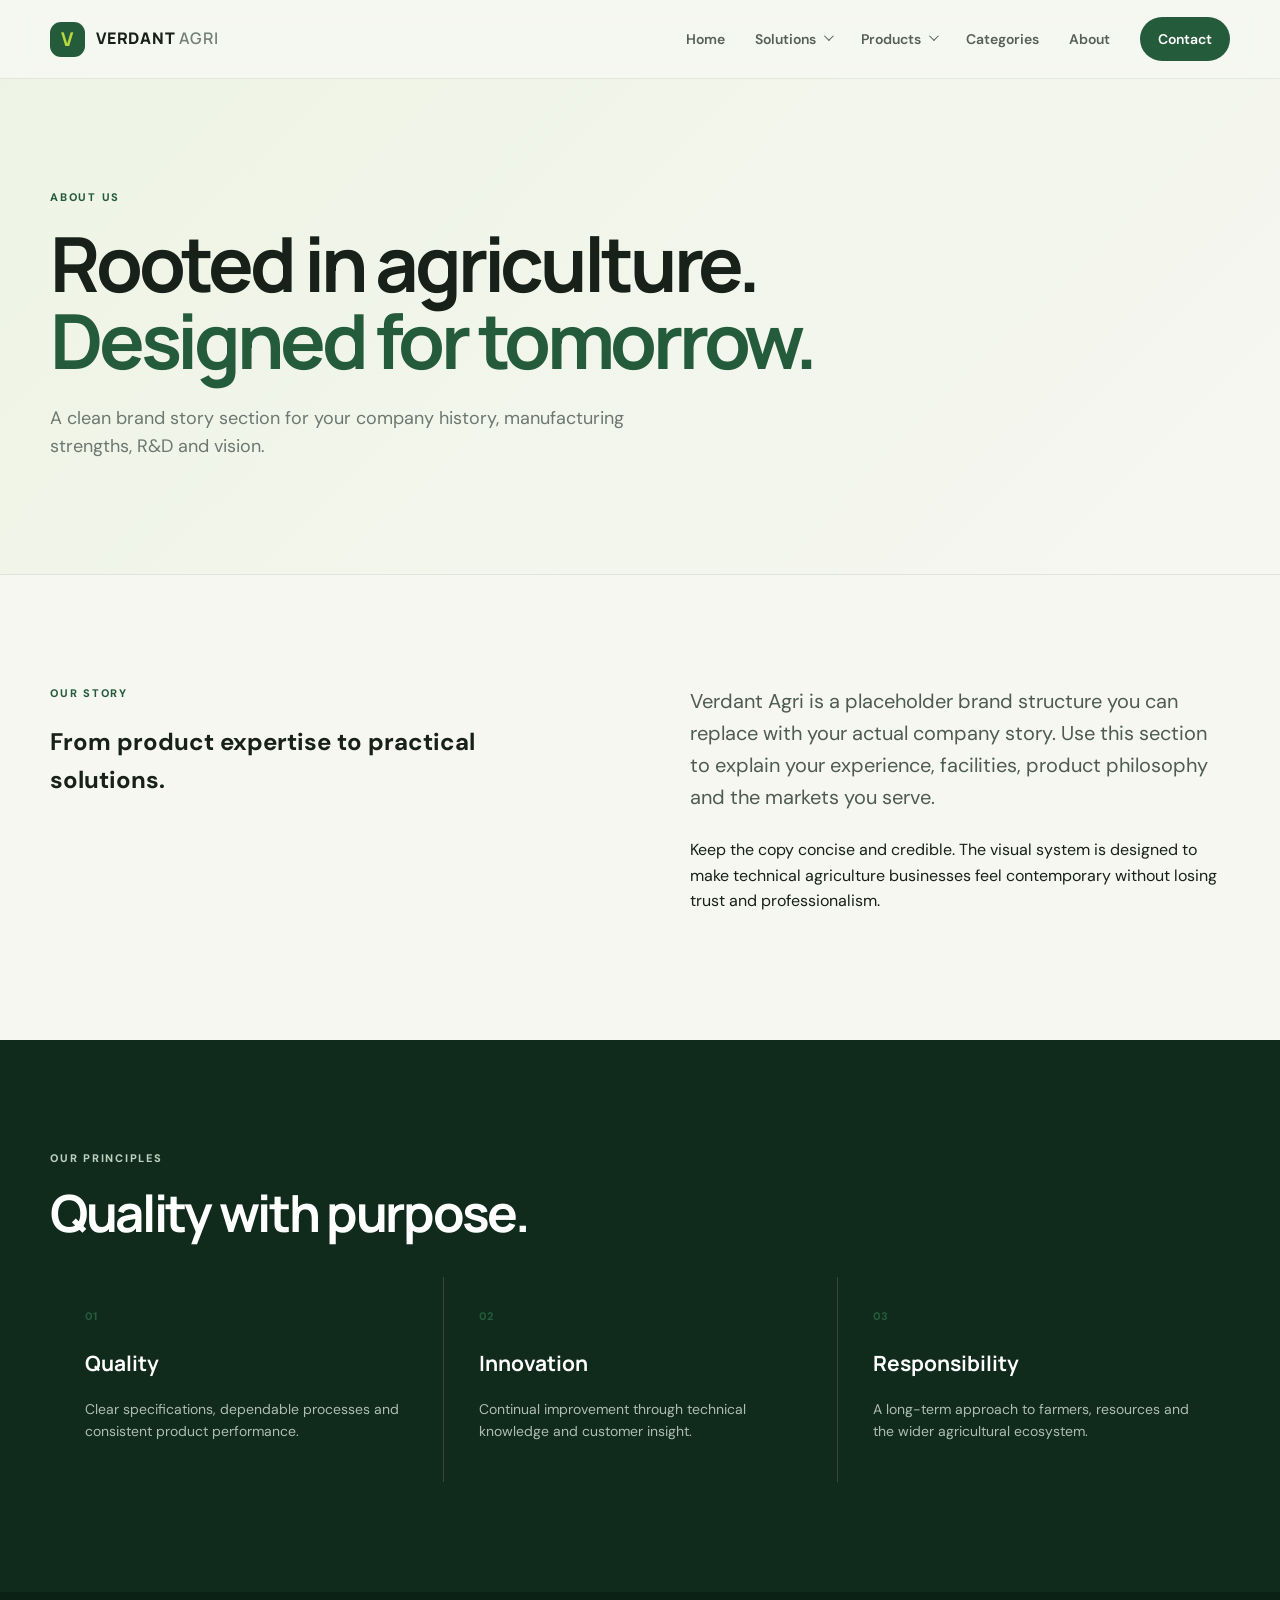
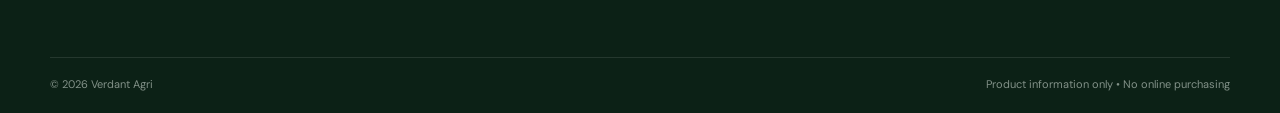
<file: about.html>
<!doctype html><html lang="en"><head><meta charset="utf-8"><meta name="viewport" content="width=device-width,initial-scale=1"><title>About — Verdant Agri</title><link rel="preconnect" href="https://fonts.googleapis.com"><link rel="preconnect" href="https://fonts.gstatic.com" crossorigin><link href="https://fonts.googleapis.com/css2?family=DM+Sans:wght@400;500;600;700&family=Manrope:wght@600;700;800&display=swap" rel="stylesheet"><link rel="stylesheet" href="css/style.css"></head><body><header class="site-header"><div class="container nav-wrap">
<a class="brand" href="index.html"><span class="brand-mark">V</span><span>VERDANT<span class="brand-light">AGRI</span></span></a>
<button class="nav-toggle" aria-label="Toggle menu" aria-expanded="false">☰</button>
<nav class="nav">
<a href="index.html">Home</a>
<div class="nav-dropdown"><button class="nav-dropdown-toggle" type="button">Solutions <span class="nav-chevron" aria-hidden="true"></span></button><div class="dropdown-menu"><a href="products.html?category=crop-protection"><b>Crop Protection</b><small>Insecticides, fungicides & herbicides</small></a><a href="products.html?category=plant-nutrition"><b>Plant Nutrition</b><small>Macro, micro & specialty nutrients</small></a><a href="products.html?category=biologicals"><b>Biologicals</b><small>Bio-stimulants & microbial solutions</small></a></div></div>
<div class="nav-mega"><button class="nav-dropdown-toggle" type="button">Products <span class="nav-chevron" aria-hidden="true"></span></button><div class="mega-menu"><div class="mega-intro"><span class="eyebrow">PRODUCT RANGE</span><h3>Solutions for every crop stage.</h3><p>Explore our technical product portfolio by category.</p><a href="products.html" class="arrow-link">View all products ↗</a></div><div class="mega-items"><a href="products.html?category=crop-protection"><div class="mega-image" style="background-image:url('https://images.unsplash.com/photo-1625246333195-78d9c38ad449?auto=format&fit=crop&w=700&q=80')"></div><b>Crop Protection</b><small>Protect crop potential</small></a><a href="products.html?category=plant-nutrition"><div class="mega-image" style="background-image:url('https://images.unsplash.com/photo-1592982537447-6f7a2c6e7f12?auto=format&fit=crop&w=700&q=80')"></div><b>Plant Nutrition</b><small>Build stronger growth</small></a><a href="products.html?category=biologicals"><div class="mega-image" style="background-image:url('https://images.unsplash.com/photo-1492496913980-501348b61469?auto=format&fit=crop&w=700&q=80')"></div><b>Biologicals</b><small>Grow responsibly</small></a></div></div></div>
<a href="categories.html">Categories</a><a href="about.html">About</a><a href="contact.html" class="nav-cta">Contact</a>
</nav></div></header><main><section class="page-hero"><div class="container"><div class="eyebrow">ABOUT US</div><h1>Rooted in agriculture.<br><em>Designed for tomorrow.</em></h1><p>A clean brand story section for your company history, manufacturing strengths, R&D and vision.</p></div></section><section class="section"><div class="container split about-intro"><div><div class="eyebrow">OUR STORY</div><h2>From product expertise to <span>practical solutions.</span></h2></div><div><p class="lead">Verdant Agri is a placeholder brand structure you can replace with your actual company story. Use this section to explain your experience, facilities, product philosophy and the markets you serve.</p><p>Keep the copy concise and credible. The visual system is designed to make technical agriculture businesses feel contemporary without losing trust and professionalism.</p></div></div></section><section class="section dark-section"><div class="container"><div class="section-head"><div><div class="eyebrow light">OUR PRINCIPLES</div><h2>Quality with purpose.</h2></div></div><div class="value-grid"><div class="value"><span>01</span><h3>Quality</h3><p>Clear specifications, dependable processes and consistent product performance.</p></div><div class="value"><span>02</span><h3>Innovation</h3><p>Continual improvement through technical knowledge and customer insight.</p></div><div class="value"><span>03</span><h3>Responsibility</h3><p>A long-term approach to farmers, resources and the wider agricultural ecosystem.</p></div></div></div></section></main><footer class="footer"><div class="container footer-bottom"><span>© 2026 Verdant Agri</span><span>Product information only • No online purchasing</span></div></footer><script src="js/app.js"></script></body></html>
</file>
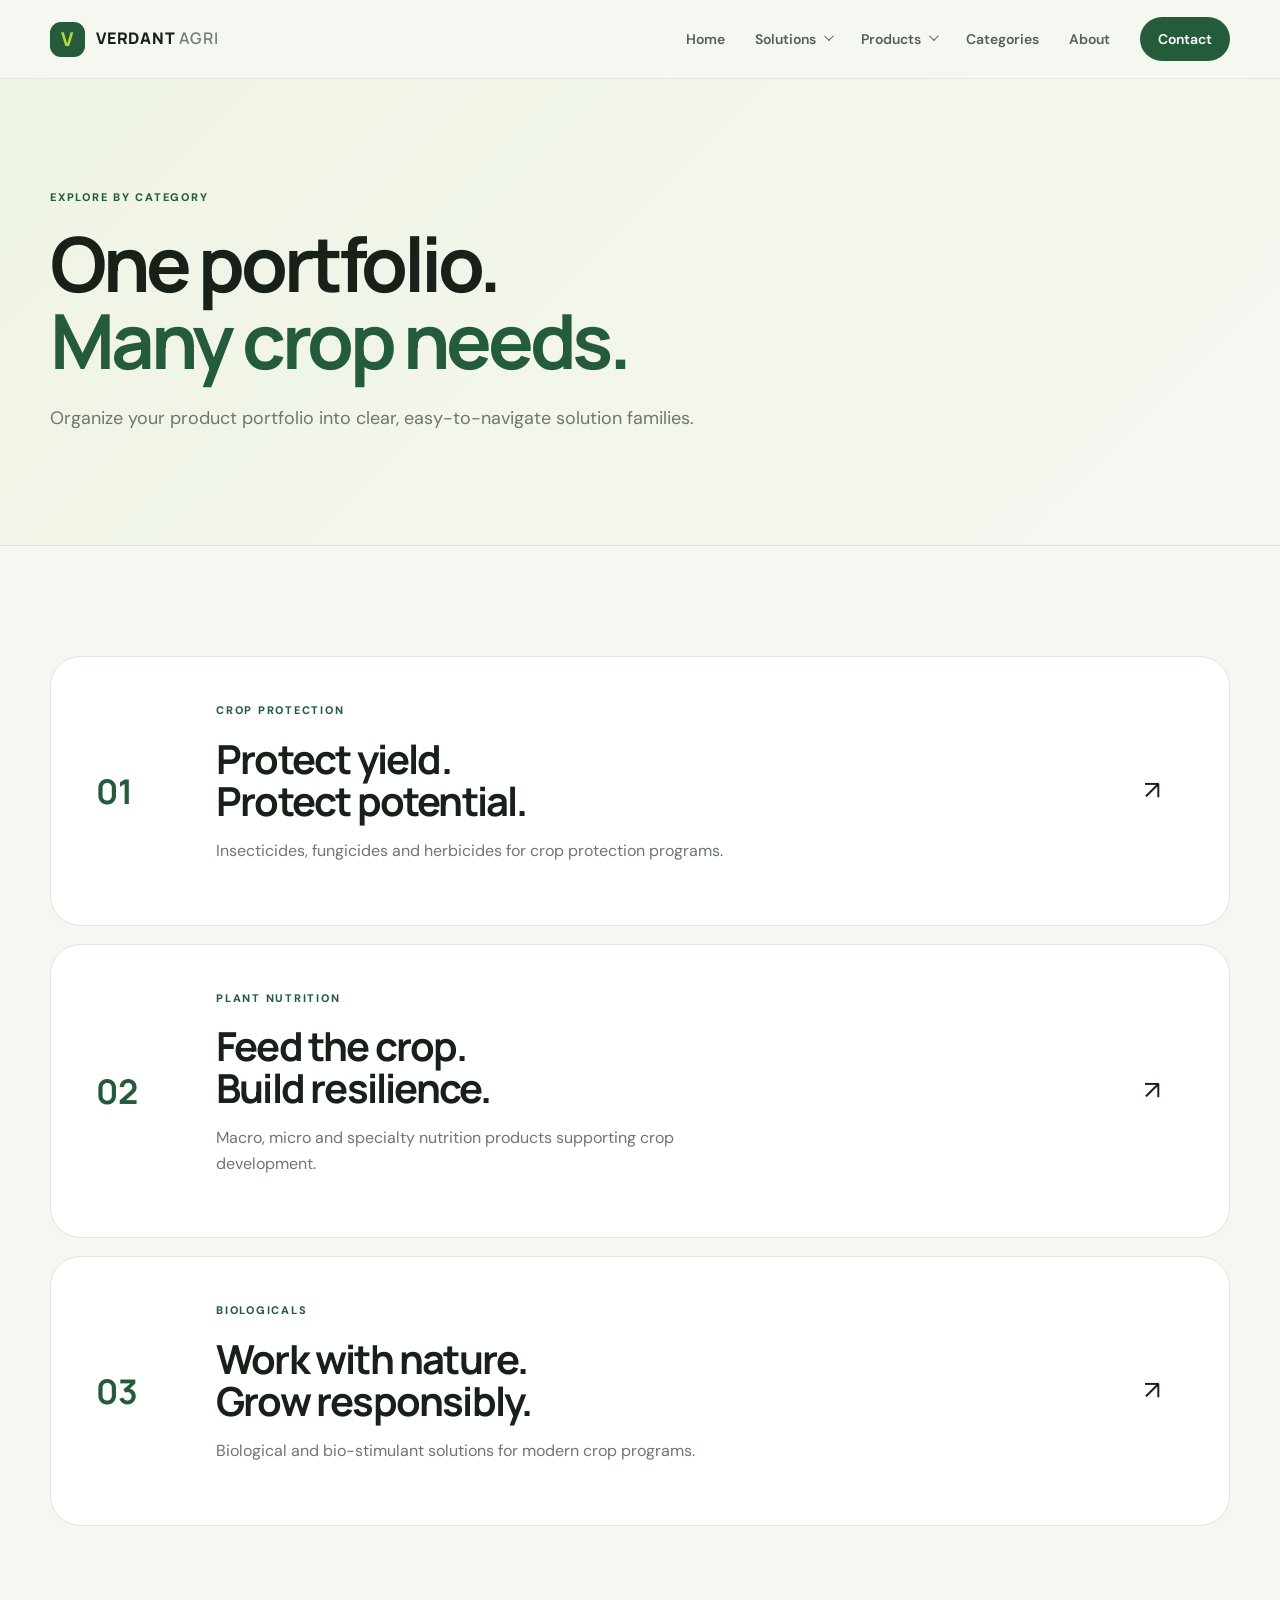
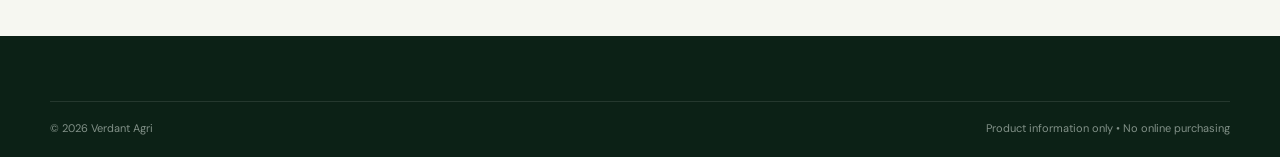
<file: categories.html>
<!doctype html><html lang="en"><head><meta charset="utf-8"><meta name="viewport" content="width=device-width,initial-scale=1"><title>Categories — Verdant Agri</title><link rel="preconnect" href="https://fonts.googleapis.com"><link rel="preconnect" href="https://fonts.gstatic.com" crossorigin><link href="https://fonts.googleapis.com/css2?family=DM+Sans:wght@400;500;600;700&family=Manrope:wght@600;700;800&display=swap" rel="stylesheet"><link rel="stylesheet" href="css/style.css"></head><body><header class="site-header"><div class="container nav-wrap">
<a class="brand" href="index.html"><span class="brand-mark">V</span><span>VERDANT<span class="brand-light">AGRI</span></span></a>
<button class="nav-toggle" aria-label="Toggle menu" aria-expanded="false">☰</button>
<nav class="nav">
<a href="index.html">Home</a>
<div class="nav-dropdown"><button class="nav-dropdown-toggle" type="button">Solutions <span class="nav-chevron" aria-hidden="true"></span></button><div class="dropdown-menu"><a href="products.html?category=crop-protection"><b>Crop Protection</b><small>Insecticides, fungicides & herbicides</small></a><a href="products.html?category=plant-nutrition"><b>Plant Nutrition</b><small>Macro, micro & specialty nutrients</small></a><a href="products.html?category=biologicals"><b>Biologicals</b><small>Bio-stimulants & microbial solutions</small></a></div></div>
<div class="nav-mega"><button class="nav-dropdown-toggle" type="button">Products <span class="nav-chevron" aria-hidden="true"></span></button><div class="mega-menu"><div class="mega-intro"><span class="eyebrow">PRODUCT RANGE</span><h3>Solutions for every crop stage.</h3><p>Explore our technical product portfolio by category.</p><a href="products.html" class="arrow-link">View all products ↗</a></div><div class="mega-items"><a href="products.html?category=crop-protection"><div class="mega-image" style="background-image:url('https://images.unsplash.com/photo-1625246333195-78d9c38ad449?auto=format&fit=crop&w=700&q=80')"></div><b>Crop Protection</b><small>Protect crop potential</small></a><a href="products.html?category=plant-nutrition"><div class="mega-image" style="background-image:url('https://images.unsplash.com/photo-1592982537447-6f7a2c6e7f12?auto=format&fit=crop&w=700&q=80')"></div><b>Plant Nutrition</b><small>Build stronger growth</small></a><a href="products.html?category=biologicals"><div class="mega-image" style="background-image:url('https://images.unsplash.com/photo-1492496913980-501348b61469?auto=format&fit=crop&w=700&q=80')"></div><b>Biologicals</b><small>Grow responsibly</small></a></div></div></div>
<a href="categories.html">Categories</a><a href="about.html">About</a><a href="contact.html" class="nav-cta">Contact</a>
</nav></div></header><main><section class="page-hero"><div class="container"><div class="eyebrow">EXPLORE BY CATEGORY</div><h1>One portfolio.<br><em>Many crop needs.</em></h1><p>Organize your product portfolio into clear, easy-to-navigate solution families.</p></div></section><section class="section"><div class="container category-list"><a href="products.html?category=crop-protection" class="category-feature"><div class="category-number">01</div><div><div class="eyebrow">CROP PROTECTION</div><h2>Protect yield.<br>Protect potential.</h2><p>Insecticides, fungicides and herbicides for crop protection programs.</p></div><span>↗</span></a><a href="products.html?category=plant-nutrition" class="category-feature"><div class="category-number">02</div><div><div class="eyebrow">PLANT NUTRITION</div><h2>Feed the crop.<br>Build resilience.</h2><p>Macro, micro and specialty nutrition products supporting crop development.</p></div><span>↗</span></a><a href="products.html?category=biologicals" class="category-feature"><div class="category-number">03</div><div><div class="eyebrow">BIOLOGICALS</div><h2>Work with nature.<br>Grow responsibly.</h2><p>Biological and bio-stimulant solutions for modern crop programs.</p></div><span>↗</span></a></div></section></main><footer class="footer"><div class="container footer-bottom"><span>© 2026 Verdant Agri</span><span>Product information only • No online purchasing</span></div></footer><script src="js/app.js"></script></body></html>
</file>
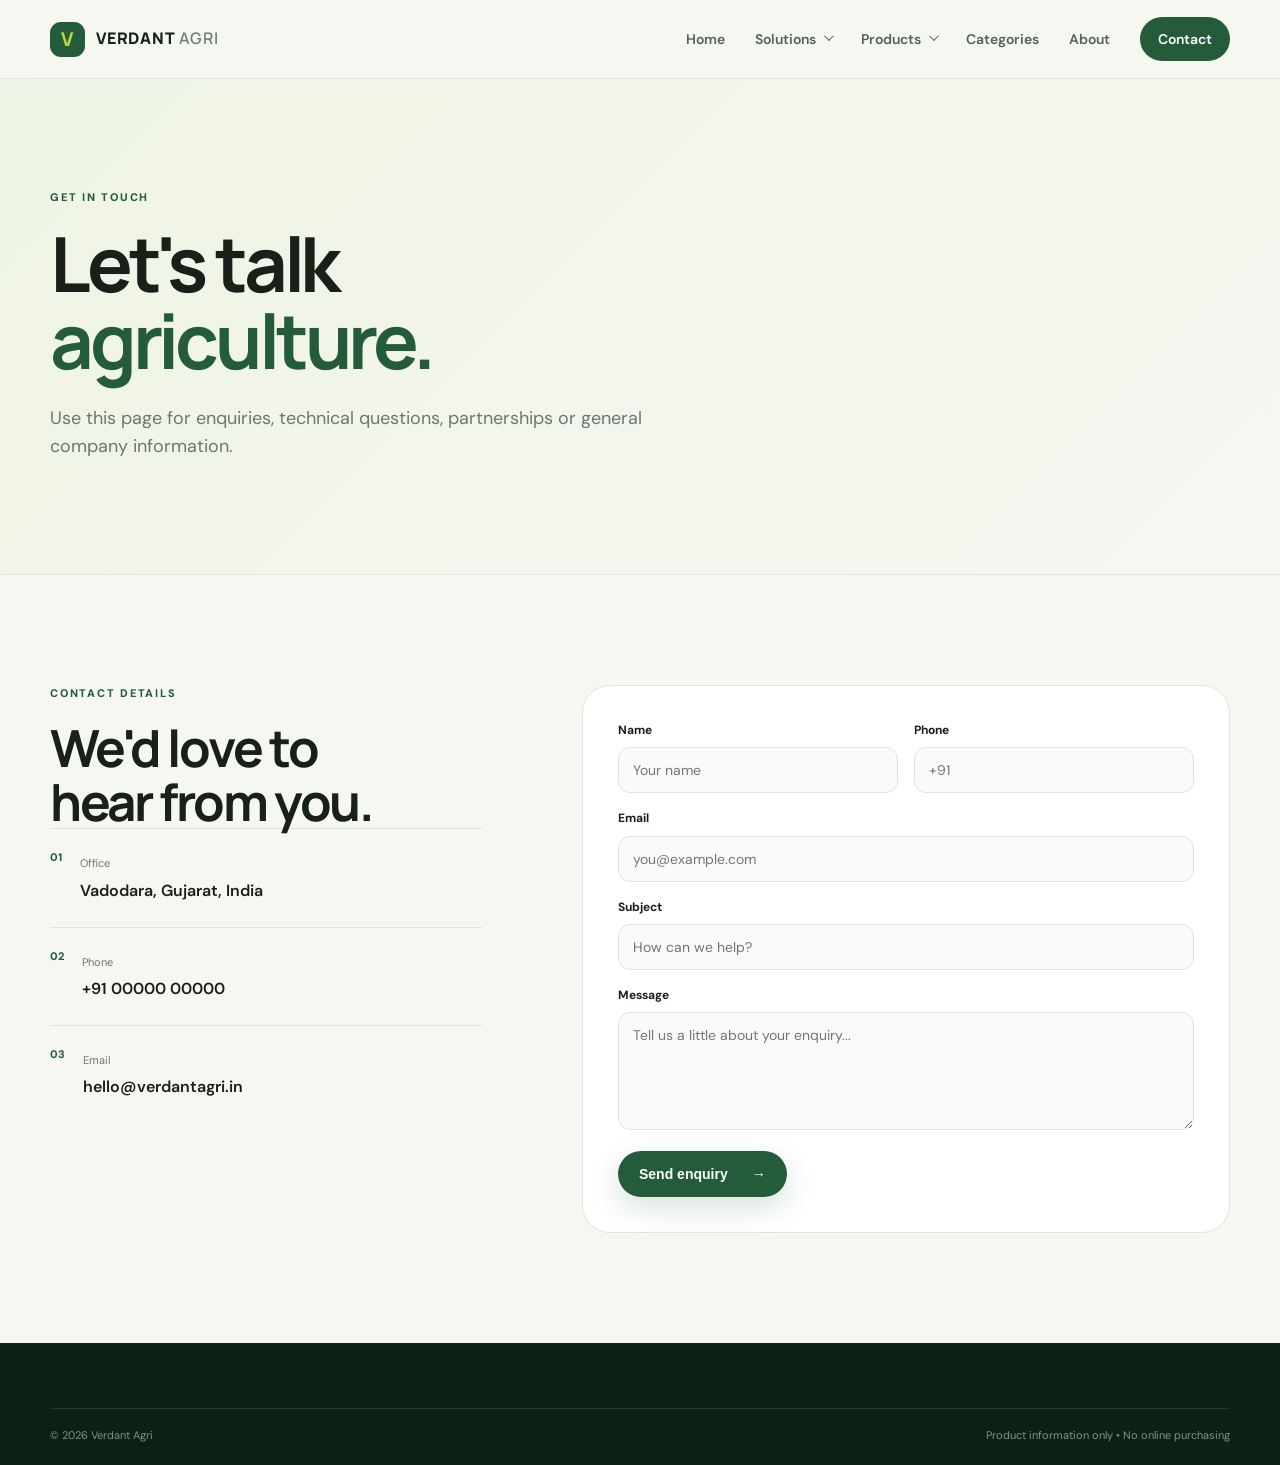
<file: contact.html>
<!doctype html><html lang="en"><head><meta charset="utf-8"><meta name="viewport" content="width=device-width,initial-scale=1"><title>Contact — Verdant Agri</title><link rel="preconnect" href="https://fonts.googleapis.com"><link rel="preconnect" href="https://fonts.gstatic.com" crossorigin><link href="https://fonts.googleapis.com/css2?family=DM+Sans:wght@400;500;600;700&family=Manrope:wght@600;700;800&display=swap" rel="stylesheet"><link rel="stylesheet" href="css/style.css"></head><body><header class="site-header"><div class="container nav-wrap">
<a class="brand" href="index.html"><span class="brand-mark">V</span><span>VERDANT<span class="brand-light">AGRI</span></span></a>
<button class="nav-toggle" aria-label="Toggle menu" aria-expanded="false">☰</button>
<nav class="nav">
<a href="index.html">Home</a>
<div class="nav-dropdown"><button class="nav-dropdown-toggle" type="button">Solutions <span class="nav-chevron" aria-hidden="true"></span></button><div class="dropdown-menu"><a href="products.html?category=crop-protection"><b>Crop Protection</b><small>Insecticides, fungicides & herbicides</small></a><a href="products.html?category=plant-nutrition"><b>Plant Nutrition</b><small>Macro, micro & specialty nutrients</small></a><a href="products.html?category=biologicals"><b>Biologicals</b><small>Bio-stimulants & microbial solutions</small></a></div></div>
<div class="nav-mega"><button class="nav-dropdown-toggle" type="button">Products <span class="nav-chevron" aria-hidden="true"></span></button><div class="mega-menu"><div class="mega-intro"><span class="eyebrow">PRODUCT RANGE</span><h3>Solutions for every crop stage.</h3><p>Explore our technical product portfolio by category.</p><a href="products.html" class="arrow-link">View all products ↗</a></div><div class="mega-items"><a href="products.html?category=crop-protection"><div class="mega-image" style="background-image:url('https://images.unsplash.com/photo-1625246333195-78d9c38ad449?auto=format&fit=crop&w=700&q=80')"></div><b>Crop Protection</b><small>Protect crop potential</small></a><a href="products.html?category=plant-nutrition"><div class="mega-image" style="background-image:url('https://images.unsplash.com/photo-1592982537447-6f7a2c6e7f12?auto=format&fit=crop&w=700&q=80')"></div><b>Plant Nutrition</b><small>Build stronger growth</small></a><a href="products.html?category=biologicals"><div class="mega-image" style="background-image:url('https://images.unsplash.com/photo-1492496913980-501348b61469?auto=format&fit=crop&w=700&q=80')"></div><b>Biologicals</b><small>Grow responsibly</small></a></div></div></div>
<a href="categories.html">Categories</a><a href="about.html">About</a><a href="contact.html" class="nav-cta">Contact</a>
</nav></div></header><main><section class="page-hero"><div class="container"><div class="eyebrow">GET IN TOUCH</div><h1>Let's talk<br><em>agriculture.</em></h1><p>Use this page for enquiries, technical questions, partnerships or general company information.</p></div></section><section class="section"><div class="container contact-grid"><div class="contact-info"><div class="eyebrow">CONTACT DETAILS</div><h2>We'd love to<br>hear from you.</h2><div class="contact-item"><span>01</span><div><small>Office</small><p>Vadodara, Gujarat, India</p></div></div><div class="contact-item"><span>02</span><div><small>Phone</small><p>+91 00000 00000</p></div></div><div class="contact-item"><span>03</span><div><small>Email</small><p>hello@verdantagri.in</p></div></div></div><form class="contact-form" onsubmit="event.preventDefault();this.querySelector('.form-success').hidden=false"><div class="form-row"><label>Name<input required placeholder="Your name"></label><label>Phone<input placeholder="+91"></label></div><label>Email<input type="email" required placeholder="you@example.com"></label><label>Subject<input required placeholder="How can we help?"></label><label>Message<textarea rows="5" placeholder="Tell us a little about your enquiry..."></textarea></label><button class="btn btn-primary" type="submit">Send enquiry <span>→</span></button><p class="form-success" hidden>Thanks! Your enquiry has been captured in this demo form.</p></form></div></section></main><footer class="footer"><div class="container footer-bottom"><span>© 2026 Verdant Agri</span><span>Product information only • No online purchasing</span></div></footer><script src="js/app.js"></script></body></html>
</file>
<file: css/style.css>
:root{--primary:#245c3b;--primary-dark:#123b27;--accent:#b8d83f;--accent-soft:#eaf4c8;--ink:#172019;--muted:#6c776f;--paper:#f6f7f1;--white:#fff;--sand:#ece8d9;--line:#dfe4dc;--radius:24px;--shadow:0 20px 60px rgba(23,32,25,.08);--container:1180px}
*{box-sizing:border-box}html{scroll-behavior:smooth}body{margin:0;background:var(--paper);color:var(--ink);font-family:'DM Sans',sans-serif;line-height:1.6}a{color:inherit;text-decoration:none}img{max-width:100%;display:block}.container{width:min(var(--container),calc(100% - 40px));margin:auto}.announcement{background:var(--primary-dark);color:#dcebdc;text-align:center;padding:9px 15px;font-size:12px;letter-spacing:.06em}.site-header{background:rgba(246,247,241,.9);backdrop-filter:blur(14px);position:sticky;top:0;z-index:20;border-bottom:1px solid rgba(223,228,220,.8)}.nav-wrap{height:78px;display:flex;align-items:center;justify-content:space-between}.brand{display:flex;align-items:center;gap:11px;font-family:Manrope;font-weight:800;letter-spacing:.05em}.brand-mark{display:grid;place-items:center;width:35px;height:35px;border-radius:11px;background:var(--primary);color:var(--accent);font-size:19px}.brand-light{font-weight:600;color:#738074;margin-left:3px}.nav{display:flex;align-items:center;gap:30px;font-size:14px;font-weight:600}.nav a{color:#556058;transition:.2s}.nav a:hover,.nav a.active{color:var(--primary)}.nav-cta{background:var(--primary);color:#fff!important;padding:11px 18px;border-radius:999px}.nav-toggle{display:none;border:0;background:none;font-size:24px}.hero{position:relative;overflow:hidden;background:linear-gradient(135deg,#f7f8f2 0%,#edf4df 100%);min-height:690px;display:flex;align-items:center}.hero-grid{display:grid;grid-template-columns:1.03fr .97fr;gap:70px;align-items:center;padding:75px 0}.eyebrow{font-size:11px;letter-spacing:.16em;font-weight:800;color:var(--primary);margin-bottom:18px}.eyebrow span{display:inline-block;width:28px;height:2px;background:var(--accent);vertical-align:middle;margin-right:9px}.hero h1,.page-hero h1,.detail-copy h1{font-family:Manrope;font-size:clamp(48px,6vw,82px);line-height:1.02;letter-spacing:-.055em;margin:0 0 24px}.hero h1 em,.page-hero h1 em,.detail-copy h1 em{font-style:normal;color:var(--primary)}.hero-copy>p,.page-hero p{font-size:18px;color:var(--muted);max-width:570px}.hero-actions{display:flex;align-items:center;gap:27px;margin:34px 0 45px}.btn{display:inline-flex;align-items:center;justify-content:center;gap:24px;padding:15px 21px;border-radius:999px;font-weight:700;font-size:14px;border:0;cursor:pointer}.btn-primary{background:var(--primary);color:#fff;box-shadow:0 10px 30px rgba(36,92,59,.18)}.btn-light{background:#fff;color:var(--primary-dark)}.text-link,.arrow-link{font-weight:700;font-size:14px}.trust-row{display:flex;gap:38px}.trust-row div{display:flex;flex-direction:column}.trust-row strong{font:700 24px Manrope}.trust-row small{color:var(--muted);font-size:12px}.hero-visual{min-height:500px;position:relative;display:grid;place-items:center}.main-card{width:min(360px,72%);min-height:430px;background:var(--primary);border-radius:32px;color:#fff;padding:34px;position:relative;z-index:2;box-shadow:var(--shadow);display:flex;flex-direction:column;justify-content:flex-end;overflow:hidden}.main-card:before{content:'';position:absolute;inset:20% -20% -30% 20%;border-radius:50%;background:rgba(184,216,63,.12)}.leaf-icon{position:absolute;top:30px;right:30px;width:54px;height:54px;border:1px solid rgba(255,255,255,.25);border-radius:50%;display:grid;place-items:center;color:var(--accent);font-size:25px}.main-card>span{font-size:10px;letter-spacing:.18em;color:#c9dbca}.main-card h3{font:700 43px/1.03 Manrope;letter-spacing:-.04em;margin:13px 0}.main-card p{color:#cdd9cf;font-size:14px}.card-line{display:flex;justify-content:space-between;border-top:1px solid rgba(255,255,255,.18);padding-top:16px;margin-top:20px;font-size:11px;color:#cdd9cf}.mini-card{position:absolute;background:#fff;border:1px solid var(--line);border-radius:22px;box-shadow:var(--shadow);padding:20px;display:flex;gap:10px;align-items:center;font-size:22px}.mini-card strong{font:700 13px/1.2 Manrope}.mini-one{left:0;top:18%}.mini-two{right:0;bottom:15%}.circle-stamp{position:absolute;right:3%;top:6%;width:100px;height:100px;border:1px dashed var(--primary);border-radius:50%;display:grid;place-items:center;text-align:center;font:800 11px Manrope;line-height:1.2;color:var(--primary);transform:rotate(10deg)}.hero-orb{position:absolute;border-radius:50%;filter:blur(2px);opacity:.45}.orb-1{width:330px;height:330px;background:var(--accent-soft);left:-160px;top:-100px}.orb-2{width:420px;height:420px;background:#dfeee0;right:-190px;bottom:-170px}.section{padding:110px 0}.split{display:grid;grid-template-columns:1fr 1fr;gap:100px;align-items:end}.intro h2,.section-head h2,.center-head h2,.category-feature h2,.contact-info h2{font:700 clamp(35px,4vw,54px)/1.05 Manrope;letter-spacing:-.045em;margin:0}.intro h2 span,.center-head h2 span{color:var(--primary)}.lead{font-size:20px;color:#4e5b52;margin:0 0 24px}.arrow-link{display:inline-flex;gap:12px;border-bottom:1px solid var(--primary);padding-bottom:5px}.products-preview{padding-top:20px}.section-head{display:flex;justify-content:space-between;align-items:end;gap:30px;margin-bottom:38px}.product-grid{display:grid;grid-template-columns:repeat(3,1fr);gap:24px}.product-card{background:#fff;border:1px solid var(--line);border-radius:var(--radius);overflow:hidden;transition:.25s}.product-card:hover{transform:translateY(-5px);box-shadow:var(--shadow)}.product-image{height:245px;display:block;position:relative;overflow:hidden;background:#dce8d5}.product-image img{width:100%;height:100%;object-fit:cover;transition:.4s}.product-card:hover .product-image img{transform:scale(1.04)}.product-image span{position:absolute;left:16px;top:16px;background:rgba(255,255,255,.9);padding:7px 11px;border-radius:999px;font-size:10px;font-weight:800}.product-body{padding:23px}.product-body small{color:var(--primary);font-size:10px;letter-spacing:.12em;text-transform:uppercase;font-weight:800}.product-body h3{font:700 24px Manrope;margin:6px 0 9px}.product-body p{font-size:13px;color:var(--muted);min-height:63px}.card-link{display:flex;justify-content:space-between;margin-top:17px;padding-top:15px;border-top:1px solid var(--line);font-size:13px;font-weight:800}.categories-band{background:var(--primary-dark);color:#fff}.light{color:#bcd1be}.category-grid{display:grid;grid-template-columns:repeat(3,1fr);gap:15px}.category-card{border-radius:22px;padding:27px;min-height:180px;display:flex;flex-direction:column;justify-content:space-between;color:var(--ink)}.cat-green{background:#d5e8ce}.cat-lime{background:#e6efbd}.cat-sand{background:#e9dfc8}.category-card>span{font-size:11px;font-weight:800;opacity:.6}.category-card div{display:flex;flex-direction:column}.category-card b{font:700 22px Manrope}.category-card small{margin-top:6px;opacity:.75}.category-card i{font-style:normal;align-self:end;font-size:20px}.center-head{text-align:center;max-width:650px;margin:0 auto 45px}.center-head p{color:var(--muted)}.value-grid{display:grid;grid-template-columns:repeat(3,1fr);gap:0}.value{padding:25px 35px;border-left:1px solid var(--line)}.value:first-child{border-left:0}.value>span{font-size:11px;color:var(--primary);font-weight:800}.value h3{font:700 21px Manrope}.value p{color:var(--muted);font-size:14px}.cta-section{background:var(--primary);color:#fff;padding:75px 0}.cta{display:flex;align-items:center;justify-content:space-between}.cta h2{font:700 clamp(36px,4vw,55px)/1.05 Manrope;letter-spacing:-.045em;margin:0}.cta h2 em{font-style:normal;color:var(--accent)}.footer{background:#0c2116;color:#c7d1ca;padding:65px 0 20px}.footer-grid{display:grid;grid-template-columns:1.7fr .8fr .8fr 1.2fr;gap:45px;padding-bottom:50px}.brand-footer{color:#fff}.footer h4{color:#fff;margin:0 0 14px}.footer-grid a,.footer-grid p{display:block;color:#aab8af;font-size:13px;margin:7px 0}.footer-grid>div:first-child p{max-width:300px}.footer-bottom{border-top:1px solid rgba(255,255,255,.1);padding-top:18px;display:flex;justify-content:space-between;color:#829188;font-size:11px}.page-hero{padding:110px 0 95px;background:linear-gradient(135deg,#eef4e5,#f6f7f1);border-bottom:1px solid var(--line)}.page-hero h1{font-size:clamp(50px,6vw,76px);max-width:850px}.page-hero p{max-width:650px}.filterbar{display:flex;justify-content:space-between;gap:20px;margin-bottom:35px;align-items:center}.chips{display:flex;gap:8px;flex-wrap:wrap}.chip{border:1px solid var(--line);background:#fff;padding:10px 14px;border-radius:999px;font:600 12px 'DM Sans';cursor:pointer;color:var(--muted)}.chip.active{background:var(--primary);border-color:var(--primary);color:#fff}.search{background:#fff;border:1px solid var(--line);border-radius:999px;padding:10px 15px;display:flex;gap:8px;align-items:center;min-width:240px}.search input{border:0;outline:0;background:none;width:100%;font:14px 'DM Sans'}.product-grid-wide{grid-template-columns:repeat(3,1fr)}.empty{text-align:center;padding:70px;color:var(--muted)}.product-detail{padding:70px 0 110px}.back-link{font-size:13px;font-weight:700;color:var(--muted);display:inline-block;margin-bottom:30px}.detail-grid{display:grid;grid-template-columns:1fr 1fr;gap:80px;align-items:center}.detail-image{height:650px;border-radius:32px;overflow:hidden;position:relative;background:#dce8d5}.detail-image img{width:100%;height:100%;object-fit:cover}.image-label{position:absolute;left:22px;top:22px;background:#fff;padding:9px 14px;border-radius:999px;font-size:11px;font-weight:800}.detail-copy h1{font-size:clamp(52px,5vw,72px);margin-bottom:18px}.detail-lead{font-size:18px;color:var(--muted)}.detail-tags{display:flex;gap:8px;margin:25px 0}.detail-tags span{border:1px solid var(--line);padding:8px 11px;border-radius:999px;font-size:10px;font-weight:800}.spec-list{border-top:1px solid var(--line);margin:30px 0}.spec-list div{display:grid;grid-template-columns:120px 1fr;gap:20px;padding:16px 0;border-bottom:1px solid var(--line)}.spec-list small{color:var(--muted)}.spec-list strong{font-size:13px}.detail-copy h3{font:700 18px Manrope}.benefits{list-style:none;padding:0;margin:0 0 30px;display:grid;gap:10px;color:#465248;font-size:14px}.related{background:#eef1e8}.category-list{display:grid;gap:18px}.category-feature{background:#fff;border:1px solid var(--line);border-radius:30px;padding:45px;display:grid;grid-template-columns:90px 1fr 40px;gap:30px;align-items:center;transition:.25s}.category-feature:hover{transform:translateY(-4px);box-shadow:var(--shadow)}.category-feature h2{font-size:40px}.category-feature p{max-width:560px;color:var(--muted)}.category-number{font:700 34px Manrope;color:var(--primary)}.category-feature>span{font-size:26px}.dark-section{background:#102a1c;color:#fff}.dark-section .value{border-color:rgba(255,255,255,.15)}.dark-section .value p{color:#aebdb2}.about-intro{align-items:start}.contact-grid{display:grid;grid-template-columns:.8fr 1.2fr;gap:100px}.contact-item{display:flex;gap:18px;padding:20px 0;border-top:1px solid var(--line)}.contact-item>span{color:var(--primary);font-size:11px;font-weight:800}.contact-item small{color:var(--muted);font-size:11px}.contact-item p{margin:3px 0;font-weight:600}.contact-form{background:#fff;border:1px solid var(--line);padding:35px;border-radius:28px}.contact-form label{display:block;font-size:12px;font-weight:700;margin-bottom:16px}.form-row{display:grid;grid-template-columns:1fr 1fr;gap:16px}.contact-form input,.contact-form textarea{width:100%;display:block;border:1px solid var(--line);background:#fafbf8;border-radius:12px;padding:13px 14px;margin-top:7px;font:14px 'DM Sans';outline:0}.contact-form input:focus,.contact-form textarea:focus{border-color:var(--primary)}.form-success{color:var(--primary);font-size:12px}.contact-form .btn{margin-top:5px}
@media(max-width:850px){.nav-toggle{display:block}.nav{display:none;position:absolute;top:78px;left:0;right:0;background:var(--paper);padding:20px;flex-direction:column;align-items:stretch;border-bottom:1px solid var(--line)}.nav.open{display:flex}.nav a{padding:9px}.hero-grid,.split,.detail-grid,.contact-grid{grid-template-columns:1fr;gap:50px}.hero{min-height:auto}.hero-visual{min-height:470px}.product-grid,.category-grid,.value-grid,.product-grid-wide{grid-template-columns:1fr 1fr}.section{padding:75px 0}.footer-grid{grid-template-columns:1fr 1fr}.category-feature{grid-template-columns:60px 1fr 30px;padding:30px}.category-feature h2{font-size:31px}.detail-image{height:480px}.filterbar{align-items:stretch;flex-direction:column}.search{min-width:0}.cta{gap:30px;flex-direction:column;align-items:flex-start}}
@media(max-width:560px){.container{width:min(var(--container),calc(100% - 28px))}.announcement{font-size:10px}.hero-grid{padding:60px 0}.hero h1,.page-hero h1{font-size:48px}.hero-actions{align-items:flex-start;flex-direction:column;gap:18px}.trust-row{gap:20px}.hero-visual{min-height:430px}.main-card{width:75%;min-height:370px}.mini-one{left:-2px}.mini-two{right:-2px}.circle-stamp{right:-4%;width:82px;height:82px}.product-grid,.category-grid,.value-grid,.product-grid-wide{grid-template-columns:1fr}.section-head{align-items:flex-start;flex-direction:column}.footer-grid{grid-template-columns:1fr}.footer-bottom{gap:10px;flex-direction:column}.category-feature{grid-template-columns:1fr}.category-number{font-size:25px}.form-row{grid-template-columns:1fr}.detail-image{height:390px}}
/* Navigation dropdown + image mega menu */
.nav-dropdown,.nav-mega{position:relative}.nav-dropdown-toggle{border:0;background:none;color:#556058;font:600 14px 'DM Sans';cursor:pointer;padding:8px 0}.nav-dropdown-toggle{display:inline-flex;align-items:center;gap:8px;line-height:1}.nav-chevron{display:inline-block;width:7px;height:7px;border-right:1.8px solid currentColor;border-bottom:1.8px solid currentColor;transform:rotate(45deg) translateY(-2px);transform-origin:center;position:relative;top:-1px;transition:transform .2s ease,top .2s ease}.nav-dropdown:hover .nav-chevron,.nav-mega:hover .nav-chevron,.nav-dropdown.open .nav-chevron,.nav-mega.open .nav-chevron{transform:rotate(225deg) translateY(-2px);top:1px}.dropdown-menu,.mega-menu{position:absolute;top:calc(100% + 18px);left:50%;transform:translate(-50%,8px);opacity:0;visibility:hidden;pointer-events:none;background:#fff;border:1px solid var(--line);box-shadow:0 24px 70px rgba(23,32,25,.14);border-radius:20px;transition:.22s ease}.nav-dropdown:hover .dropdown-menu,.nav-mega:hover .mega-menu,.nav-dropdown:focus-within .dropdown-menu,.nav-mega:focus-within .mega-menu,.nav-dropdown.open .dropdown-menu,.nav-mega.open .mega-menu{opacity:1;visibility:visible;pointer-events:auto;transform:translate(-50%,0)}.dropdown-menu{width:270px;padding:9px}.dropdown-menu a{display:block;padding:14px;border-radius:13px;color:var(--ink)!important}.dropdown-menu a:hover{background:var(--accent-soft)}.dropdown-menu b,.dropdown-menu small{display:block}.dropdown-menu b{font-size:13px}.dropdown-menu small{font-size:11px;color:var(--muted);margin-top:2px}.mega-menu{width:min(850px,calc(100vw - 40px));padding:18px;display:grid;grid-template-columns:220px 1fr;gap:18px}.mega-intro{padding:20px;background:var(--paper);border-radius:15px}.mega-intro h3{font:700 22px/1.1 Manrope;margin:4px 0 10px}.mega-intro p{font-size:12px;color:var(--muted);margin:0 0 18px}.mega-items{display:grid;grid-template-columns:repeat(3,1fr);gap:12px}.mega-items>a{padding:8px;border-radius:15px;color:var(--ink)!important}.mega-items>a:hover{background:var(--paper)}.mega-image{height:115px;border-radius:11px;background-size:cover;background-position:center;margin-bottom:10px}.mega-items b,.mega-items small{display:block}.mega-items b{font-size:13px}.mega-items small{font-size:11px;color:var(--muted)}
/* Hero carousel */
.hero-slider{min-height:690px;background:#dfe8d7;color:#fff}.hero-slides{position:absolute;inset:0}.hero-slide{position:absolute;inset:0;opacity:0;visibility:hidden;transition:opacity .7s ease,visibility .7s;display:flex;align-items:center;background-image:var(--hero-image);background-size:cover;background-position:center}.hero-slide.active{opacity:1;visibility:visible}.hero-overlay{position:absolute;inset:0;background:linear-gradient(90deg,rgba(9,29,17,.82) 0%,rgba(9,29,17,.58) 42%,rgba(9,29,17,.28) 100%)}.hero-slide .hero-grid{position:relative;z-index:2;width:min(var(--container),calc(100% - 40px))}.hero-slide .hero-copy>p,.hero-slide .trust-row small{color:rgba(255,255,255,.78)}.hero-slide .eyebrow{color:var(--accent)}.hero-slide .hero h1,.hero-slide .hero-copy h1{color:#fff}.hero-slide .hero-copy h1 em{color:var(--accent)}.hero-slide .text-link{color:#fff}.hero-slide .main-card{background:rgba(18,59,39,.88);backdrop-filter:blur(5px)}.hero-controls{position:absolute;z-index:5;bottom:34px;left:50%;transform:translateX(-50%);display:flex;align-items:center;gap:12px}.hero-arrow{width:38px;height:38px;border-radius:50%;border:1px solid rgba(255,255,255,.4);background:rgba(255,255,255,.08);color:#fff;cursor:pointer;font-size:16px;backdrop-filter:blur(5px)}.hero-arrow:hover{background:rgba(255,255,255,.18)}.hero-dots{display:flex;gap:7px;margin:0 4px}.hero-dots button{width:28px;height:4px;border:0;border-radius:99px;background:rgba(255,255,255,.35);padding:0;cursor:pointer;transition:.3s}.hero-dots button.active{background:var(--accent);width:44px}.hero-count{font-size:11px;letter-spacing:.08em;color:rgba(255,255,255,.65);margin-left:8px}.hero-count b{color:#fff}
@media(max-width:850px){.nav-dropdown,.nav-mega{width:100%}.nav-dropdown-toggle{width:100%;text-align:left;padding:9px}.dropdown-menu,.mega-menu{position:static;width:100%;transform:none!important;display:none;opacity:1;visibility:visible;pointer-events:auto;box-shadow:none;margin:5px 0 8px}.nav-dropdown.open .dropdown-menu,.nav-mega.open .mega-menu{display:block}.mega-menu{grid-template-columns:1fr}.mega-items{grid-template-columns:1fr 1fr}.mega-image{height:100px}.hero-slider{min-height:760px}.hero-slide .hero-grid{padding-top:55px;padding-bottom:100px}.hero-controls{bottom:22px}.hero-overlay{background:linear-gradient(90deg,rgba(9,29,17,.86),rgba(9,29,17,.52))}}
@media(max-width:560px){.mega-items{grid-template-columns:1fr}.hero-slider{min-height:780px}.hero-slide .hero-grid{padding-top:40px}.hero-controls{width:calc(100% - 28px)}.hero-count{display:none}}
</file>
